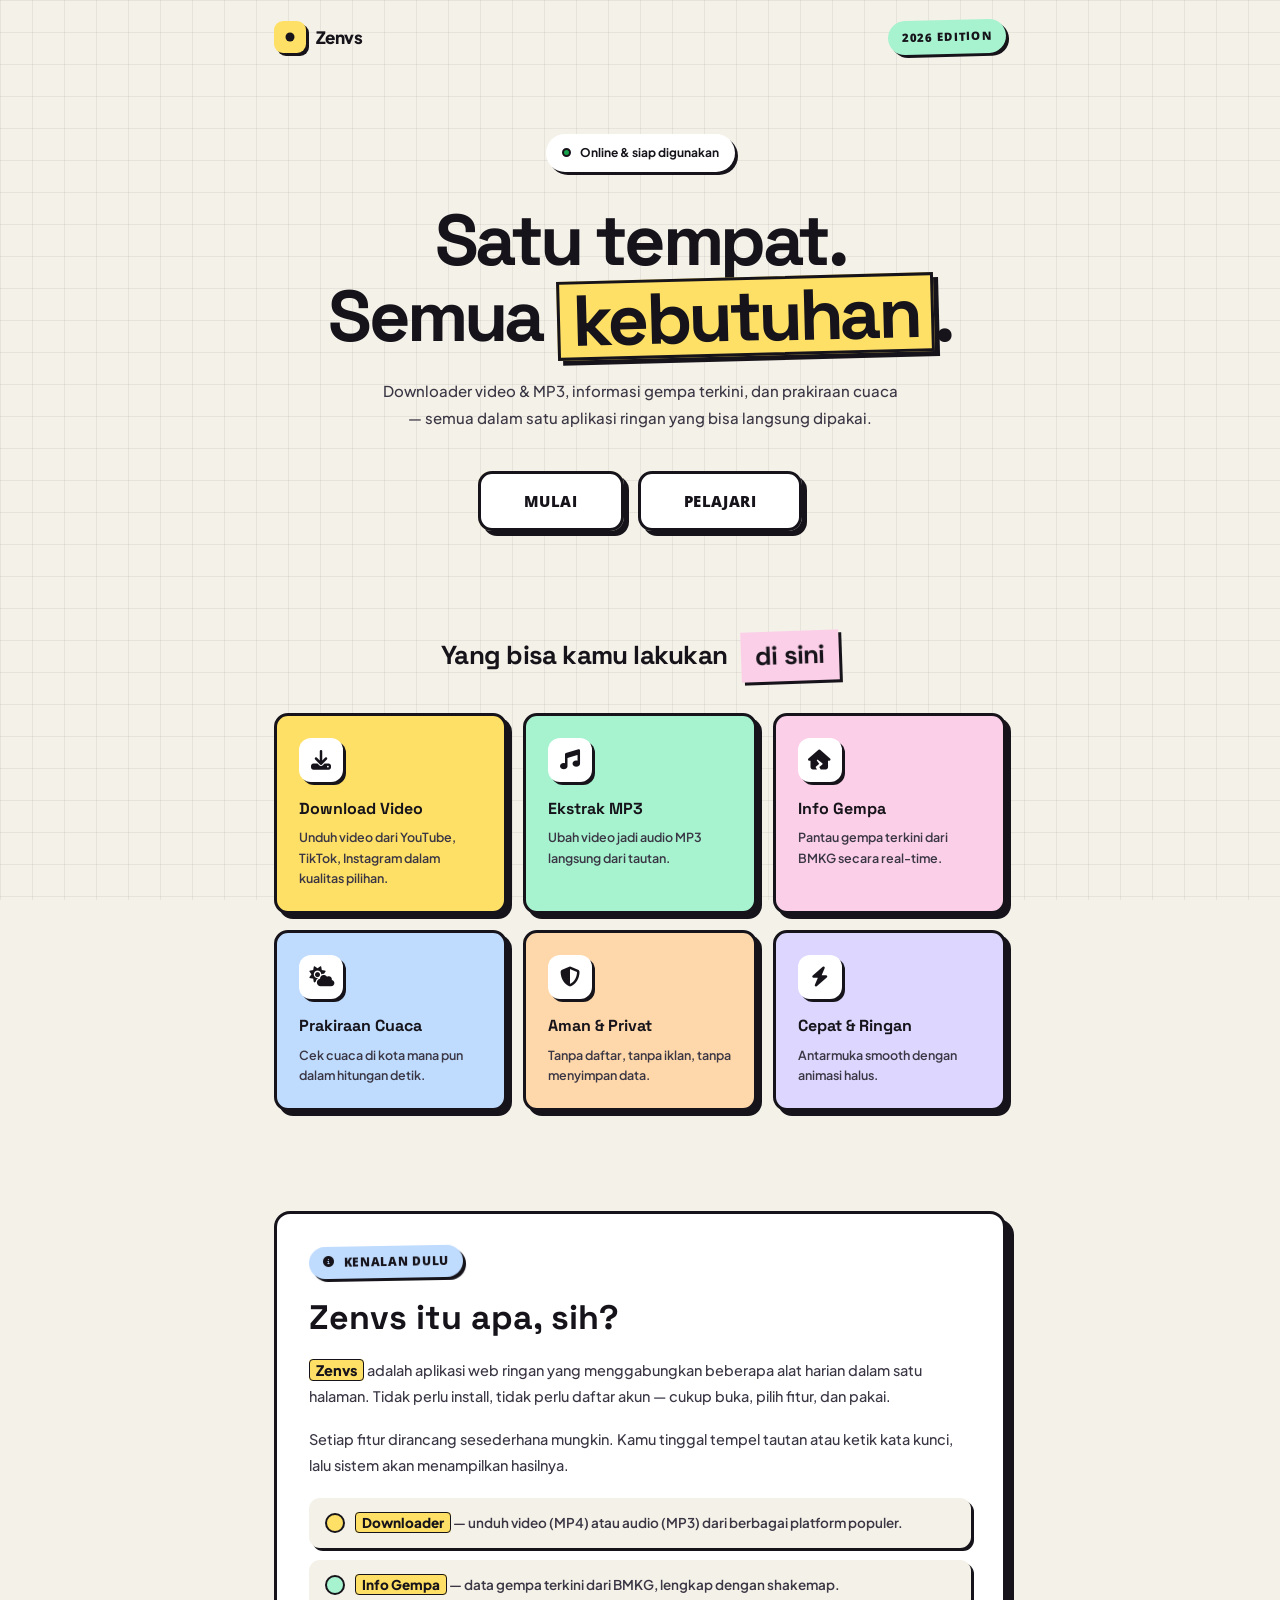
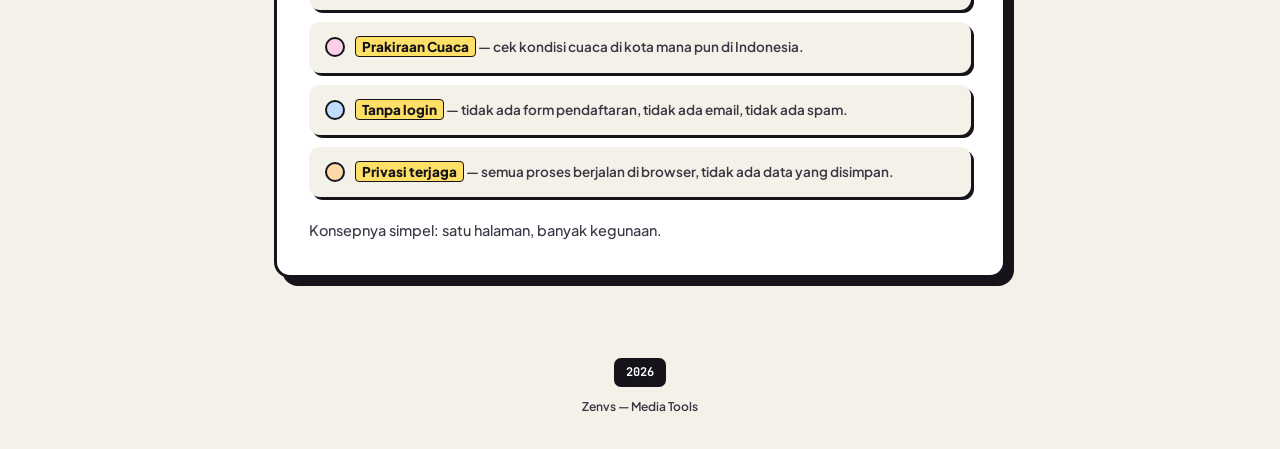
<file: index.html>
<!DOCTYPE html>
<html lang="id">
<head>
<meta charset="UTF-8" />
<meta name="viewport" content="width=device-width, initial-scale=1.0, viewport-fit=cover" />
<title>Zenvs — Media Tools</title>

<link rel="preconnect" href="https://fonts.googleapis.com">
<link rel="preconnect" href="https://fonts.gstatic.com" crossorigin>
<link href="https://fonts.googleapis.com/css2?family=Plus+Jakarta+Sans:wght@400;500;600;700;800&family=JetBrains+Mono:wght@500;600;700&family=Space+Grotesk:wght@500;600;700&display=swap" rel="stylesheet">
<link href="https://fonts.googleapis.com/css?family=Open+Sans:400,600,700,800&display=swap" rel="stylesheet">
<link rel="stylesheet" href="https://cdnjs.cloudflare.com/ajax/libs/font-awesome/6.5.1/css/all.min.css">

<style>
  :root{
    --bg:#f4f1e8;
    --paper:#ffffff;
    --ink:#16141a;
    --ink-2:#3a3644;
    --yellow:#ffe066;
    --mint:#a7f3d0;
    --pink:#fbcfe8;
    --sky:#bfdbfe;
    --orange:#fed7aa;
    --lime:#d9f99d;
    --lilac:#ddd6fe;
    --ok:#16a34a;
    --err:#dc2626;
    --bd:2.5pk);
    --bd-thick:3.5px solid var(--ink);
    --shadow-sm:3px 3px 0 var(--ink);
    --shadow:5px 5px 0 var(--ink);
    --shadow-lg:8px 8px 0 var(--ink);
    --shadow-hover:10px 10px 0 var(--ink);
    --spring:cubic-bezier(.34,1.3,.64,1);
    --ease-out:cubic-bezier(.16,1,.3,1);
    --ease:cubic-bezier(.4,0,.2,1);
    --dur-fast:.9s;
    --dur:1.4s;
    --dur-slow:2s;
    --dur-xslow:2.8s;
    --container:780px;
  }

  *{box-sizing:border-box;margin:0;padding:0;-webkit-tap-highlight-color:transparent}
  *:focus{outline:none}
  *:focus-visible{outline:3px solid var(--ink);outline-offset:3px}

  html{scroll-behavior:smooth;-webkit-text-size-adjust:100%}
  body{
    font-family:'Plus Jakarta Sans',-apple-system,sans-serif;
    background:var(--bg);
    color:var(--ink);
    min-height:100vh;
    overflow-x:hidden;
    -webkit-font-smoothing:antialiased;
    line-height:1.6;
    font-size:14.5px;
    padding-bottom:env(safe-area-inset-bottom);
    user-select:none;
    font-weight:500;
  }
  input, textarea{user-select:text}
  button{font-family:'Open Sans',sans-serif}

  .bg-grid{
    position:fixed;inset:0;z-index:-1;pointer-events:none;
    background-image:
      linear-gradient(rgba(22,20,26,.06) 1px, transparent 1px),
      linear-gradient(90deg, rgba(22,20,26,.06) 1px, transparent 1px);
    background-size:32px 32px;
  }

  .view{display:none}
  .view.active{display:block;animation:viewIn var(--dur-xslow) var(--ease-out) both}
  @keyframes viewIn{
    from{opacity:0;transform:translateY(24px)}
    to{opacity:1;transform:translateY(0)}
  }

  /* ===== LANDING ===== */
  .landing-nav{
    max-width:var(--container);margin:0 auto;
    padding:20px 24px;
    display:flex;align-items:center;justify-content:space-between;
    gap:16px;
  }
  .brand{
    display:flex;align-items:center;gap:10px;
    font-weight:800;letter-spacing:-.03em;font-size:17px;
  }
  .brand-mark{
    width:32px;height:32px;position:relative;flex-shrink:0;
    border-radius:9px;background:var(--yellow);
    border:var(--bd);box-shadow:var(--shadow-sm);
  }
  .brand-mark::after{
    content:'';position:absolute;
    width:9px;height:9px;border-radius:50%;
    background:var(--ink);
    left:50%;top:50%;transform:translate(-50%,-50%);
  }
  .landing-tag{
    padding:8px 14px;border:var(--bd);border-radius:999px;
    background:var(--mint);
    font-family:'Open Sans',sans-serif;
    font-size:11.5px;font-weight:800;
    letter-spacing:.06em;text-transform:uppercase;
    box-shadow:var(--shadow-sm);transform:rotate(-1.5deg);
  }

  .landing-hero{
    max-width:var(--container);margin:0 auto;
    padding:60px 24px 40px;text-align:center;
  }
  .landing-eyebrow{
    display:inline-flex;align-items:center;gap:9px;
    padding:9px 16px;border:var(--bd);border-radius:999px;
    background:var(--paper);box-shadow:var(--shadow-sm);
    font-size:12px;font-weight:700;margin-bottom:32px;
    transform:rotate(-1deg);
    animation:riseIn var(--dur-xslow) var(--spring) both;
  }
  .landing-eyebrow .led{
    width:9px;height:9px;border-radius:50%;
    background:var(--ok);border:2px solid var(--ink);
  }
  .landing-title{
    font-family:'Space Grotesk',sans-serif;
    font-size:clamp(38px,8vw,72px);
    font-weight:700;letter-spacing:-.048em;
    line-height:1.02;margin-bottom:22px;
    animation:riseIn var(--dur-xslow) var(--spring) .15s both;
  }
  .landing-title .grad{
    display:inline-block;padding:0 12px;
    background:var(--yellow);
    border:var(--bd-thick);box-shadow:var(--shadow);
    transform:rotate(-1.5deg);font-style:normal;
  }
  .landing-sub{
    font-size:15px;font-weight:500;color:var(--ink-2);
    max-width:520px;margin:0 auto 40px;
    line-height:1.75;
    animation:riseIn var(--dur-xslow) var(--spring) .3s both;
  }
  @keyframes riseIn{
    from{opacity:0;transform:translateY(30px)}
    to{opacity:1;transform:translateY(0)}
  }
  .landing-actions{
    display:flex;gap:14px;justify-content:center;flex-wrap:wrap;
    animation:riseIn var(--dur-xslow) var(--spring) .45s both;
  }

  /* BLOB BUTTON */
  .blob-btn{
    position:relative;
    padding:20px 46px;
    text-transform:uppercase;
    color:var(--ink);
    font-family:'Open Sans',sans-serif;
    font-size:15px;
    font-weight:800;
    letter-spacing:.04em;
    border:none;
    background:transparent;
    cursor:pointer;
    border-radius:14px;
  }
  .blob-btn:before{
    content:"";
    z-index:1;
    position:absolute;inset:0;
    border:3.5px solid var(--ink);
    border-radius:14px;
    background:transparent;
    box-shadow:var(--shadow);
    transition:box-shadow var(--dur) var(--ease), transform var(--dur) var(--ease);
  }
  .blob-btn:after{
    content:"";
    z-index:-2;
    position:absolute;inset:0;
    background:var(--yellow);
    border-radius:14px;
    transition:background var(--dur) var(--ease);
  }
  .blob-btn:hover:before{
    box-shadow:var(--shadow-hover);
    transform:translate(-3px,-3px);
  }
  .blob-btn:hover:after{background:var(--lime)}
  .blob-btn:active:before{box-shadow:var(--shadow-sm);transform:translate(2px,2px)}
  .blob-btn-secondary:after{background:var(--paper)}
  .blob-btn-secondary:hover:after{background:var(--mint)}

  .blob-btn__inner{
    z-index:-1;
    overflow:hidden;
    position:absolute;inset:0;
    border-radius:14px;
    background:var(--paper);
  }
  .blob-btn__blobs{
    position:relative;display:block;height:100%;
    filter:url('#goo');
  }
  .blob-btn__blob{
    position:absolute;top:2px;
    width:25%;height:100%;
    background:var(--yellow);
    border-radius:100%;
    transform:translate3d(0,150%,0) scale(1.7);
    transition:transform .45s;
  }
  .blob-btn-secondary .blob-btn__blob{background:var(--mint)}
  .blob-btn:hover .blob-btn__blob{
    transform:translateZ(0) scale(1.7);
  }
  .blob-btn__blob:nth-child(1){left:0%;transition-delay:0s}
  .blob-btn__blob:nth-child(2){left:30%;transition-delay:.08s}
  .blob-btn__blob:nth-child(3){left:60%;transition-delay:.16s}
  .blob-btn__blob:nth-child(4){left:90%;transition-delay:.24s}

  /* FEATURES */
  .landing-features{max-width:var(--container);margin:0 auto;padding:60px 24px 40px}
  .landing-features-title{
    text-align:center;
    font-family:'Space Grotesk',sans-serif;
    font-size:26px;font-weight:700;
    letter-spacing:-.03em;margin-bottom:32px;
  }
  .landing-features-title .sticker{
    display:inline-block;padding:4px 14px;
    background:var(--pink);border:var(--bd);
    box-shadow:var(--shadow-sm);transform:rotate(-2deg);
    margin-left:8px;
  }
  .feature-grid{display:grid;grid-template-columns:repeat(3,1fr);gap:16px}
  @media(max-width:720px){.feature-grid{grid-template-columns:1fr}}
  .feature-card{
    padding:22px;
    background:var(--paper);
    border:var(--bd-thick);border-radius:14px;
    box-shadow:var(--shadow);
    transition:box-shadow var(--dur) var(--ease), transform var(--dur) var(--ease);
  }
  .feature-card:hover{box-shadow:var(--shadow-hover);transform:translate(-4px,-4px)}
  .feature-card:nth-child(1){background:var(--yellow)}
  .feature-card:nth-child(2){background:var(--mint)}
  .feature-card:nth-child(3){background:var(--pink)}
  .feature-card:nth-child(4){background:var(--sky)}
  .feature-card:nth-child(5){background:var(--orange)}
  .feature-card:nth-child(6){background:var(--lilac)}
  .feature-icon{
    width:44px;height:44px;border-radius:12px;
    background:var(--paper);border:var(--bd);
    box-shadow:var(--shadow-sm);
    display:flex;align-items:center;justify-content:center;
    margin-bottom:14px;color:var(--ink);
  }
  .feature-icon i{font-size:20px}
  .feature-card h4{
    font-family:'Space Grotesk',sans-serif;
    font-size:16px;font-weight:700;
    margin-bottom:6px;
  }
  .feature-card p{font-size:12.5px;font-weight:600;color:var(--ink-2);line-height:1.65}

  /* ABOUT */
  .landing-about{
    max-width:var(--container);margin:0 auto;
    padding:60px 24px 40px;
    scroll-margin-top:80px;
  }
  .about-card{
    padding:32px;
    background:var(--paper);
    border:var(--bd-thick);border-radius:16px;
    box-shadow:var(--shadow-lg);
  }
  @media(max-width:720px){.about-card{padding:22px}}
  .about-eyebrow{
    display:inline-flex;align-items:center;gap:8px;
    padding:7px 14px;background:var(--sky);
    border:var(--bd);border-radius:999px;
    box-shadow:var(--shadow-sm);
    font-family:'Open Sans',sans-serif;
    font-size:11.5px;font-weight:800;
    letter-spacing:.06em;text-transform:uppercase;
    margin-bottom:20px;transform:rotate(-1deg);
  }
  .about-title{
    font-family:'Space Grotesk',sans-serif;
    font-size:clamp(24px,4vw,34px);
    font-weight:700;line-height:1.15;
    margin-bottom:20px;
  }
  .about-text{font-size:14.5px;font-weight:500;color:var(--ink-2);line-height:1.8}
  .about-text p{margin-bottom:16px}
  .about-text p:last-child{margin-bottom:0}
  .about-text strong{
    font-weight:800;color:var(--ink);
    background:var(--yellow);
    padding:1px 6px;border-radius:4px;
    border:1.5px solid var(--ink);
  }
  .about-list{
    list-style:none;padding-left:0;margin:20px 0;
    display:flex;flex-direction:column;gap:12px;
  }
  .about-list li{
    padding:14px 18px 14px 46px;
    background:var(--bg);border:var(--bd);
    border-radius:11px;box-shadow:var(--shadow-sm);
    position:relative;
    font-size:13.5px;font-weight:600;line-height:1.65;
  }
  .about-list li::before{
    content:'';position:absolute;
    left:16px;top:50%;transform:translateY(-50%);
    width:16px;height:16px;border-radius:50%;
    background:var(--yellow);border:2.5px solid var(--ink);
  }
  .about-list li:nth-child(2)::before{background:var(--mint)}
  .about-list li:nth-child(3)::before{background:var(--pink)}
  .about-list li:nth-child(4)::before{background:var(--sky)}
  .about-list li:nth-child(5)::before{background:var(--orange)}

  .landing-footer{
    max-width:var(--container);margin:0 auto;
    padding:40px 24px 32px;
    text-align:center;font-size:12px;font-weight:600;
    color:var(--ink-2);
  }
  .landing-footer .year{
    display:inline-block;padding:5px 12px;
    background:var(--ink);color:var(--paper);
    border-radius:7px;
    font-family:'JetBrains Mono',monospace;
    font-weight:700;margin-bottom:10px;
  }

  /* APP VIEW */
  .app-nav{
    position:sticky;top:0;z-index:60;
    background:var(--bg);
    border-bottom:var(--bd-thick);
    transition:box-shadow var(--dur) var(--ease);
  }
  .app-nav.scrolled{box-shadow:0 5px 0 rgba(22,20,26,.15)}
  .app-nav-inner{
    max-width:var(--container);margin:0 auto;
    padding:14px 20px;
    display:flex;align-items:center;justify-content:space-between;
    gap:16px;
    position:relative;
    min-height:64px;
  }
  .back-btn{
    padding:9px 16px;border-radius:9px;
    background:var(--paper);border:var(--bd);
    box-shadow:var(--shadow-sm);color:var(--ink);
    font-family:'Open Sans',sans-serif;
    font-size:12.5px;font-weight:700;
    cursor:pointer;
    display:inline-flex;align-items:center;gap:7px;
    transition:all var(--dur) var(--ease);
    flex-shrink:0;
  }
  .back-btn:hover{background:var(--yellow);box-shadow:var(--shadow);transform:translate(-2px,-2px)}
  .back-btn:active{box-shadow:var(--shadow-sm);transform:translate(1px,1px)}

  .app-links{display:flex;gap:2px;align-items:center}
  .app-links a{
    color:var(--ink);text-decoration:none;
    font-family:'Open Sans',sans-serif;
    font-size:12.5px;font-weight:700;
    padding:8px 12px;border-radius:8px;
    border:2px solid transparent;
    transition:all var(--dur) var(--ease);
    white-space:nowrap;
  }
  .app-links a:hover{
    background:var(--paper);
    border-color:var(--ink);
    box-shadow:var(--shadow-sm);
  }
  .app-links a.active{
    background:var(--yellow);
    border-color:var(--ink);
    box-shadow:var(--shadow-sm);
  }

  .hamburger-btn{
    display:none;
    width:46px;height:46px;flex-shrink:0;
    border-radius:10px;
    background:var(--ink);
    border:var(--bd);
    box-shadow:var(--shadow-sm);
    color:var(--paper);
    cursor:pointer;
    align-items:center;justify-content:center;
    transition:all var(--dur) var(--ease);
    position:relative;
    overflow:hidden;
  }
  .hamburger-btn:hover{
    box-shadow:var(--shadow);
    transform:translate(-2px,-2px);
  }
  .hamburger-btn .line{
    position:absolute;
    width:20px;height:2.5px;
    background:var(--paper);
    left:50%;margin-left:-10px;
    border-radius:2px;
    transition:all .4s var(--ease);
  }
  .hamburger-btn .line-1{top:16px}
  .hamburger-btn .line-2{top:22px}
  .hamburger-btn .line-3{top:28px}
  .hamburger-btn.active .line-1{top:22px;transform:rotate(45deg)}
  .hamburger-btn.active .line-2{opacity:0}
  .hamburger-btn.active .line-3{top:22px;transform:rotate(-45deg)}

  @media(max-width:720px){
    .app-links{display:none}
    .hamburger-btn{display:flex}
  }

  /* DRAWER */
  .drawer-overlay{
    position:fixed;inset:0;z-index:80;
    background:rgba(22,20,26,.5);
    opacity:0;pointer-events:none;
    transition:opacity var(--dur) var(--ease);
  }
  .drawer-overlay.open{opacity:1;pointer-events:auto}
  .drawer{
    position:fixed;top:0;right:0;bottom:0;z-index:90;
    width:82%;max-width:360px;
    background:var(--paper);
    border-left:var(--bd-thick);
    transform:translateX(100%);
    transition:transform var(--dur-slow) var(--spring);
    display:flex;flex-direction:column;
    padding:22px;overflow-y:auto;
  }
  .drawer.open{transform:translateX(0)}
  .drawer-head{
    display:flex;align-items:center;justify-content:space-between;
    padding-bottom:20px;margin-bottom:20px;
    border-bottom:var(--bd);
  }
  .drawer-close{
    width:42px;height:42px;border-radius:10px;
    background:var(--paper);border:var(--bd);
    box-shadow:var(--shadow-sm);color:var(--ink);
    cursor:pointer;
    display:flex;align-items:center;justify-content:center;
    transition:all var(--dur) var(--ease);
  }
  .drawer-close:hover{
    background:var(--err);color:var(--paper);
    box-shadow:var(--shadow);
    transform:translate(-2px,-2px);
  }
  .drawer-close i{font-size:18px}

  .drawer-links{display:flex;flex-direction:column;gap:8px}
  .drawer-links a{
    display:flex;align-items:center;justify-content:space-between;
    padding:14px 16px;border-radius:10px;
    color:var(--ink);text-decoration:none;
    font-family:'Open Sans',sans-serif;
    font-size:14.5px;font-weight:700;
    background:var(--paper);
    border:var(--bd);box-shadow:var(--shadow-sm);
    transition:all var(--dur) var(--ease);
    opacity:0;transform:translateX(30px);
  }
  .drawer.open .drawer-links a{
    animation:drawerItemIn var(--dur-slow) var(--spring) forwards;
  }
  .drawer.open .drawer-links a:nth-child(1){animation-delay:.25s;background:var(--yellow)}
  .drawer.open .drawer-links a:nth-child(2){animation-delay:.42s;background:var(--mint)}
  .drawer.open .drawer-links a:nth-child(3){animation-delay:.59s;background:var(--pink)}
  .drawer.open .drawer-links a:nth-child(4){animation-delay:.76s;background:var(--sky)}
  .drawer.open .drawer-links a:nth-child(5){animation-delay:.93s;background:var(--orange)}
  .drawer.open .drawer-links a:nth-child(6){animation-delay:1.10s;background:var(--lime)}
  @keyframes drawerItemIn{to{opacity:1;transform:translateX(0)}}
  .drawer-links a:hover{box-shadow:var(--shadow);transform:translate(-2px,-2px)}
  .drawer-links a .drawer-idx{
    font-family:'JetBrains Mono',monospace;
    font-size:11px;font-weight:700;margin-right:10px;opacity:.7;
  }
  .drawer-links a .link-content{display:flex;align-items:center}
  .drawer-links a i.fa-chevron-right{
    font-size:14px;
    transition:transform var(--dur) var(--spring);
  }
  .drawer-links a:hover i.fa-chevron-right{transform:translateX(4px)}

  /* APP HERO */
  .app-hero{
    max-width:var(--container);margin:0 auto;
    padding:50px 20px 40px;text-align:center;
  }
  .app-title{
    font-family:'Space Grotesk',sans-serif;
    font-size:clamp(28px,5vw,42px);
    font-weight:700;letter-spacing:-.04em;
    line-height:1.08;margin-bottom:16px;
    animation:riseIn var(--dur-xslow) var(--spring) both;
  }
  .app-title .grad{
    display:inline-block;padding:0 10px;
    background:var(--lime);
    border:var(--bd-thick);box-shadow:var(--shadow);
    transform:rotate(-1.5deg);font-style:normal;
  }
  .app-desc{
    font-size:14.5px;font-weight:500;color:var(--ink-2);
    max-width:480px;margin:0 auto;line-height:1.7;
    animation:riseIn var(--dur-xslow) var(--spring) .2s both;
  }
  @media(max-width:720px){.app-hero{padding:36px 16px 28px}}

  /* TREE */
  .tree{max-width:var(--container);margin:0 auto;padding:16px 20px 90px;position:relative}
  .tree-trunk{
    position:absolute;left:34px;top:0;bottom:70px;
    width:3px;background:var(--ink);pointer-events:none;
  }
  .node{
    position:relative;padding-left:64px;margin-bottom:48px;
    opacity:0;transform:translateY(40px);
    transition:opacity var(--dur-xslow) var(--ease-out),
               transform var(--dur-xslow) var(--spring);
  }
  .node.visible{opacity:1;transform:translateY(0)}
  .node::before{
    content:'';position:absolute;
    left:34px;top:26px;width:24px;height:3px;background:var(--ink);
  }
  .node::after{
    content:'';position:absolute;
    left:28px;top:20px;width:14px;height:14px;border-radius:50%;
    background:var(--paper);border:3px solid var(--ink);
    z-index:2;transition:background var(--dur-xslow) var(--ease);
  }
  .node:nth-child(3n+1).visible::after{background:var(--yellow)}
  .node:nth-child(3n+2).visible::after{background:var(--mint)}
  .node:nth-child(3n+3).visible::after{background:var(--pink)}
  @media(max-width:720px){
    .tree{padding:12px 16px 70px}
    .tree-trunk{left:24px;bottom:50px}
    .node{padding-left:52px;margin-bottom:40px}
    .node::before{left:24px;width:20px;top:24px}
    .node::after{left:19px;top:18px;width:12px;height:12px}
  }

  .node-head{display:flex;align-items:center;gap:12px;margin-bottom:18px;flex-wrap:wrap}
  .node-idx{
    font-family:'JetBrains Mono',monospace;
    font-size:11px;font-weight:700;
    padding:4px 9px;background:var(--ink);color:var(--paper);
    border-radius:6px;letter-spacing:.05em;
  }
  .node-title{
    font-family:'Space Grotesk',sans-serif;
    font-size:20px;font-weight:700;letter-spacing:-.025em;
  }
  .node-meta{
    margin-left:auto;
    font-family:'JetBrains Mono',monospace;
    font-size:11px;font-weight:600;
    padding:4px 10px;background:var(--paper);
    border:var(--bd);border-radius:7px;box-shadow:var(--shadow-sm);
  }
  @media(max-width:720px){
    .node-title{font-size:17px}
    .node-meta{display:none}
  }

  /* DL PANEL */
  .dl-panel{
    background:var(--paper);border:var(--bd-thick);border-radius:16px;
    overflow:hidden;box-shadow:var(--shadow-lg);
    transition:box-shadow var(--dur) var(--ease), transform var(--dur) var(--ease);
  }
  .dl-panel:hover{box-shadow:var(--shadow-hover);transform:translate(-2px,-2px)}
  .dl-tabs{
    display:flex;padding:10px;gap:8px;
    background:var(--bg);border-bottom:var(--bd-thick);
  }
  .dl-tab{
    flex:1;padding:14px 16px;border-radius:10px;
    background:var(--paper);border:var(--bd);color:var(--ink);
    font-family:'Open Sans',sans-serif;
    font-size:13.5px;font-weight:800;
    cursor:pointer;
    display:flex;align-items:center;justify-content:center;gap:9px;
    box-shadow:var(--shadow-sm);
    transition:all var(--dur) var(--ease);
  }
  .dl-tab i{font-size:16px}
  .dl-tab:hover{box-shadow:var(--shadow);transform:translate(-1px,-1px)}
  .dl-tab.active{background:var(--yellow);box-shadow:var(--shadow);transform:translate(-1px,-1px)}
  .dl-tab .tab-hint{
    font-size:10.5px;font-weight:700;
    padding:2px 7px;border-radius:5px;
    background:var(--ink);color:var(--paper);
    font-family:'JetBrains Mono',monospace;
    letter-spacing:.04em;margin-left:2px;
  }
  .dl-tab.active .tab-hint{background:var(--paper);color:var(--ink);border:1.5px solid var(--ink)}

  .dl-body{padding:22px;display:flex;flex-direction:column;gap:18px}
  @media(max-width:720px){
    .dl-body{padding:18px}
    .dl-tab{padding:12px 12px;font-size:12.5px}
    .dl-tab .tab-hint{display:none}
  }

  .dl-input-wrap{position:relative;display:flex;align-items:center}
  .dl-input-wrap input{
    width:100%;background:var(--paper);
    border:var(--bd);border-radius:11px;
    padding:16px 108px 16px 18px;color:var(--ink);
    font-size:15px;font-family:'Plus Jakarta Sans',sans-serif;
    font-weight:600;outline:none;-webkit-appearance:none;
    box-shadow:var(--shadow-sm);
    transition:all var(--dur) var(--ease);
  }
  .dl-input-wrap input::placeholder{color:rgba(22,20,26,.4)}
  .dl-input-wrap input:focus{
    background:var(--yellow);box-shadow:var(--shadow);
    transform:translate(-2px,-2px);
  }
  .paste-btn{
    position:absolute;right:10px;
    padding:10px 14px;border-radius:9px;
    background:var(--ink);border:2px solid var(--ink);
    color:var(--paper);
    font-family:'Open Sans',sans-serif;
    font-size:12px;font-weight:700;cursor:pointer;
    display:inline-flex;align-items:center;gap:6px;
    transition:all var(--dur) var(--ease);
  }
  .paste-btn:hover{background:var(--yellow);color:var(--ink)}

  .dl-action{
    display:flex;align-items:center;justify-content:center;gap:10px;
    padding:18px 22px;border-radius:12px;
    background:var(--mint);color:var(--ink);
    font-family:'Open Sans',sans-serif;
    font-size:15px;font-weight:800;
    border:var(--bd-thick);cursor:pointer;
    box-shadow:var(--shadow);
    transition:all var(--dur) var(--ease);
  }
  .dl-action:hover:not(:disabled){
    box-shadow:var(--shadow-hover);transform:translate(-4px,-4px);
    background:var(--lime);
  }
  .dl-action:active:not(:disabled){
    box-shadow:var(--shadow-sm);transform:translate(2px,2px);
  }
  .dl-action:disabled{opacity:.6;cursor:not-allowed}

  .dl-hint{
    font-size:12.5px;font-weight:600;color:var(--ink-2);
    text-align:center;line-height:1.6;
  }
  .dl-hint strong{font-weight:800;color:var(--ink)}

  .dl-result{display:none;padding:0 22px 22px}
  .dl-result.show{display:block;animation:outIn var(--dur-slow) var(--ease-out) both}
  @media(max-width:720px){.dl-result{padding:0 18px 18px}}
  @keyframes outIn{
    from{opacity:0;transform:translateY(20px)}
    to{opacity:1;transform:translateY(0)}
  }

  .media-preview{
    display:flex;gap:16px;margin-bottom:18px;padding-bottom:18px;
    border-bottom:2px dashed var(--ink);
  }
  .media-thumb-wrap{
    position:relative;flex-shrink:0;
    width:180px;border-radius:12px;overflow:hidden;
    border:var(--bd);background:var(--bg);
    aspect-ratio:16/9;cursor:pointer;
    box-shadow:var(--shadow-sm);
    transition:all var(--dur) var(--ease);
  }
  .media-thumb-wrap.audio-mode{
    aspect-ratio:1;width:140px;border-radius:50%;
    display:flex;align-items:center;justify-content:center;
    background:var(--pink);
  }
  .media-thumb-wrap:hover{box-shadow:var(--shadow);transform:translate(-3px,-3px)}
  .media-thumb{width:100%;height:100%;object-fit:cover;display:block}
  .media-play{
    position:absolute;inset:0;
    display:flex;align-items:center;justify-content:center;
    background:rgba(22,20,26,.3);
    transition:background var(--dur) var(--ease);
  }
  .media-thumb-wrap:hover .media-play{background:rgba(22,20,26,.45)}
  .media-thumb-wrap.audio-mode .media-play{background:transparent;position:static}
  .media-play-icon{
    width:52px;height:52px;border-radius:50%;
    background:var(--paper);border:var(--bd);
    display:flex;align-items:center;justify-content:center;
    color:var(--ink);box-shadow:var(--shadow-sm);
  }
  .media-play-icon i{font-size:20px;margin-left:3px}
  .audio-mode-icon{
    width:66px;height:66px;color:var(--ink);
    display:flex;align-items:center;justify-content:center;
  }
  .audio-mode-icon i{font-size:56px}
  .media-dur{
    position:absolute;right:8px;bottom:8px;
    padding:4px 9px;border-radius:6px;
    background:var(--ink);
    font-family:'JetBrains Mono',monospace;
    font-size:11px;font-weight:700;color:var(--paper);
    z-index:2;border:2px solid var(--paper);
  }
  .media-info{flex:1;min-width:0;display:flex;flex-direction:column;justify-content:center;gap:10px}
  .media-title{
    font-size:15px;font-weight:700;line-height:1.4;
    display:-webkit-box;-webkit-line-clamp:2;
    -webkit-box-orient:vertical;overflow:hidden;
  }
  .media-author{
    font-size:12.5px;font-weight:600;
    display:flex;align-items:center;gap:8px;color:var(--ink-2);
  }
  .media-author-icon{
    width:24px;height:24px;border-radius:50%;
    background:var(--yellow);border:2px solid var(--ink);
    display:inline-flex;align-items:center;justify-content:center;
    color:var(--ink);flex-shrink:0;
  }
  .media-author-icon i{font-size:11px}
  .media-badges{display:flex;gap:6px;flex-wrap:wrap}
  .media-badge{
    font-size:10.5px;padding:4px 10px;border-radius:6px;
    background:var(--mint);border:2px solid var(--ink);
    font-family:'JetBrains Mono',monospace;
    text-transform:uppercase;letter-spacing:.04em;font-weight:700;
  }
  .media-badge:nth-child(2n){background:var(--pink)}
  .media-badge:nth-child(3n){background:var(--sky)}

  .media-player-wrap{
    margin-top:16px;border-radius:12px;overflow:hidden;
    border:var(--bd);background:#000;display:none;
    box-shadow:var(--shadow-sm);
  }
  .media-player-wrap.show{display:block;animation:outIn var(--dur-slow) var(--ease-out) both}
  .media-player-wrap video{width:100%;display:block;max-height:380px}
  .media-player-wrap audio{width:100%;display:block;padding:14px;background:var(--bg)}

  @media(max-width:720px){
    .media-preview{flex-direction:column;gap:12px}
    .media-thumb-wrap{width:100%}
    .media-thumb-wrap.audio-mode{width:120px;margin:0 auto}
  }

  .q-section-label{
    font-size:11.5px;text-transform:uppercase;letter-spacing:.1em;
    font-weight:800;margin-bottom:12px;
    display:flex;align-items:center;gap:10px;
  }
  .q-section-label::after{
    content:'';flex:1;height:2px;
    background:repeating-linear-gradient(90deg, var(--ink) 0 6px, transparent 6px 12px);
  }
  .q-list{display:flex;flex-direction:column;gap:10px}
  .q-item{
    display:flex;align-items:center;justify-content:space-between;
    gap:10px;padding:14px 16px;
    background:var(--paper);border:var(--bd);
    border-radius:11px;box-shadow:var(--shadow-sm);
    transition:all var(--dur) var(--ease);
    position:relative;overflow:hidden;
    opacity:0;animation:qItemIn var(--dur-slow) var(--ease-out) forwards;
  }
  .q-item:nth-child(1){animation-delay:.15s}
  .q-item:nth-child(2){animation-delay:.35s}
  .q-item:nth-child(3){animation-delay:.55s}
  .q-item:nth-child(4){animation-delay:.75s}
  .q-item:nth-child(5){animation-delay:.95s}
  .q-item:nth-child(6){animation-delay:1.15s}
  @keyframes qItemIn{
    from{opacity:0;transform:translateY(24px)}
    to{opacity:1;transform:translateY(0)}
  }
  .q-item:hover{background:var(--yellow);box-shadow:var(--shadow);transform:translate(-2px,-2px)}
  .q-left{display:flex;align-items:center;gap:10px;min-width:0;flex:1}
  .q-res{font-size:14px;font-weight:700;white-space:nowrap}
  .q-pill{
    font-size:10px;padding:3px 8px;border-radius:5px;
    background:var(--ink);color:var(--paper);
    font-family:'JetBrains Mono',monospace;
    text-transform:uppercase;letter-spacing:.05em;font-weight:700;
  }
  .q-size{
    font-size:11px;font-family:'JetBrains Mono',monospace;
    font-weight:600;color:var(--ink-2);
  }
  .q-btn{
    font-size:12.5px;font-weight:800;color:var(--ink);
    background:var(--mint);
    padding:9px 16px;border-radius:8px;
    border:2.5px solid var(--ink);cursor:pointer;
    font-family:'Open Sans',sans-serif;
    box-shadow:2px 2px 0 var(--ink);
    transition:all var(--dur) var(--ease);
    white-space:nowrap;
    display:inline-flex;align-items:center;gap:6px;
  }
  .q-btn:hover:not(:disabled){
    background:var(--lime);box-shadow:4px 4px 0 var(--ink);
    transform:translate(-2px,-2px);
  }
  .q-btn:active:not(:disabled){
    box-shadow:1px 1px 0 var(--ink);transform:translate(1px,1px);
  }
  .q-btn:disabled{opacity:.7;cursor:not-allowed}

  .q-progress{
    position:absolute;left:0;right:0;bottom:0;
    height:5px;background:rgba(22,20,26,.1);
    overflow:hidden;opacity:0;
    transition:opacity var(--dur) var(--ease);
  }
  .q-item.downloading .q-progress{opacity:1}
  .q-progress-bar{height:100%;width:0%;background:var(--ink);transition:width 1.4s ease-out}
  .q-progress-text{
    position:absolute;right:16px;bottom:-22px;
    font-family:'JetBrains Mono',monospace;
    font-size:10.5px;font-weight:700;
    opacity:0;transition:opacity var(--dur) var(--ease);
  }
  .q-item.downloading .q-progress-text{opacity:1}

  @media(max-width:720px){
    .q-item{padding:12px 14px;gap:8px}
    .q-btn{padding:8px 12px;font-size:11.5px}
    .q-size{display:none}
  }

  /* INFO PANEL */
  .info-panel{
    background:var(--paper);border:var(--bd-thick);border-radius:16px;
    overflow:hidden;box-shadow:var(--shadow-lg);
    transition:box-shadow var(--dur) var(--ease), transform var(--dur) var(--ease);
  }
  .info-panel:hover{box-shadow:var(--shadow-hover);transform:translate(-2px,-2px)}
  .info-head{
    padding:16px 20px;
    display:flex;align-items:center;gap:14px;
    background:var(--yellow);border-bottom:var(--bd-thick);
  }
  .info-head-icon{
    width:40px;height:40px;flex-shrink:0;
    border-radius:11px;background:var(--paper);
    border:var(--bd);box-shadow:var(--shadow-sm);
    display:flex;align-items:center;justify-content:center;
    color:var(--ink);
  }
  .info-head-icon i{font-size:18px}
  .info-head-text{flex:1;min-width:0}
  .info-head-text h3{
    font-family:'Space Grotesk',sans-serif;
    font-size:16px;font-weight:700;margin-bottom:2px;
  }
  .info-head-text p{font-size:11.5px;font-weight:600;color:var(--ink-2)}
  .info-head-btn{
    padding:9px 16px;border-radius:9px;
    background:var(--paper);border:2.5px solid var(--ink);
    box-shadow:var(--shadow-sm);color:var(--ink);
    font-family:'Open Sans',sans-serif;
    font-size:12.5px;font-weight:800;cursor:pointer;
    display:inline-flex;align-items:center;gap:7px;
    transition:all var(--dur) var(--ease);flex-shrink:0;
  }
  .info-head-btn:hover:not(:disabled){
    background:var(--mint);box-shadow:var(--shadow);
    transform:translate(-2px,-2px);
  }
  .info-head-btn:disabled{opacity:.6;cursor:not-allowed}

  .info-body{padding:22px;display:flex;flex-direction:column;gap:18px}
  @media(max-width:720px){.info-body{padding:18px}}

  .info-field{display:flex;gap:10px;flex-direction:column}
  .info-field label{
    font-size:11.5px;font-weight:800;
    letter-spacing:.06em;text-transform:uppercase;
    font-family:'Open Sans',sans-serif;
  }
  .info-input-row{display:flex;gap:10px}
  .info-input-row input{
    flex:1;background:var(--paper);border:var(--bd);
    border-radius:11px;padding:14px 16px;color:var(--ink);
    font-size:15px;font-family:'Plus Jakarta Sans',sans-serif;
    font-weight:600;outline:none;
    box-shadow:var(--shadow-sm);
    transition:all var(--dur) var(--ease);min-width:0;
  }
  .info-input-row input::placeholder{color:rgba(22,20,26,.4)}
  .info-input-row input:focus{
    background:var(--yellow);box-shadow:var(--shadow);
    transform:translate(-2px,-2px);
  }
  .info-input-row button{
    padding:0 20px;border-radius:11px;
    background:var(--mint);border:var(--bd);
    box-shadow:var(--shadow-sm);color:var(--ink);
    font-family:'Open Sans',sans-serif;
    font-size:13px;font-weight:800;cursor:pointer;
    transition:all var(--dur) var(--ease);
    white-space:nowrap;flex-shrink:0;
  }
  .info-input-row button:hover:not(:disabled){
    background:var(--lime);box-shadow:var(--shadow);
    transform:translate(-2px,-2px);
  }
  .info-input-row button:disabled{opacity:.6;cursor:not-allowed}
  @media(max-width:520px){
    .info-input-row{flex-direction:column}
    .info-input-row button{padding:14px}
  }

  .info-result{display:none}
  .info-result.show{display:block;animation:outIn var(--dur-slow) var(--ease-out) both}

  /* gempa */
  .gempa-hero{
    display:flex;gap:18px;align-items:center;
    padding:20px;background:var(--pink);
    border:var(--bd);border-radius:13px;
    box-shadow:var(--shadow-sm);margin-bottom:16px;
    flex-wrap:wrap;
  }
  .gempa-mag{
    width:110px;height:110px;flex-shrink:0;
    border-radius:50%;background:var(--paper);
    border:var(--bd-thick);box-shadow:var(--shadow);
    display:flex;flex-direction:column;
    align-items:center;justify-content:center;
  }
  .gempa-mag-label{
    font-family:'Open Sans',sans-serif;
    font-size:10px;font-weight:800;
    letter-spacing:.1em;text-transform:uppercase;
    margin-bottom:2px;color:var(--ink-2);
  }
  .gempa-mag-value{
    font-family:'Space Grotesk',sans-serif;
    font-size:40px;font-weight:700;
    line-height:1;
  }
  .gempa-mag-unit{font-size:11px;font-weight:700;color:var(--ink-2)}
  .gempa-info{flex:1;min-width:0}
  .gempa-region{
    font-family:'Space Grotesk',sans-serif;
    font-size:18px;font-weight:700;
    line-height:1.3;margin-bottom:8px;
  }
  .gempa-meta{display:flex;flex-direction:column;gap:6px;font-size:12.5px;font-weight:600}
  .gempa-meta-row{display:flex;gap:8px;align-items:flex-start}
  .gempa-meta-row .k{
    font-family:'Open Sans',sans-serif;
    font-weight:800;min-width:88px;
    color:var(--ink-2);font-size:11.5px;
    text-transform:uppercase;letter-spacing:.04em;
    padding-top:1px;
  }
  .gempa-meta-row .v{flex:1;min-width:0;font-weight:600}

  .gempa-grid{display:grid;grid-template-columns:1fr 1fr;gap:10px}
  @media(max-width:520px){.gempa-grid{grid-template-columns:1fr}}
  .gempa-cell{
    padding:14px 16px;background:var(--paper);
    border:var(--bd);border-radius:11px;
    box-shadow:var(--shadow-sm);
    transition:all var(--dur) var(--ease);
  }
  .gempa-cell:hover{box-shadow:var(--shadow);transform:translate(-2px,-2px)}
  .gempa-cell:nth-child(1){background:var(--sky)}
  .gempa-cell:nth-child(2){background:var(--mint)}
  .gempa-cell:nth-child(3){background:var(--orange)}
  .gempa-cell .k{
    font-family:'Open Sans',sans-serif;
    font-size:10.5px;font-weight:800;
    letter-spacing:.06em;text-transform:uppercase;
    color:var(--ink-2);margin-bottom:5px;
  }
  .gempa-cell .v{font-size:14.5px;font-weight:700;line-height:1.35}

  .gempa-shakemap{
    margin-top:14px;padding:14px;
    background:var(--bg);border:var(--bd);
    border-radius:12px;box-shadow:var(--shadow-sm);
  }
  .gempa-shakemap img{
    width:100%;display:block;
    border-radius:8px;border:2px solid var(--ink);
  }
  .gempa-shakemap .label{
    font-family:'Open Sans',sans-serif;
    font-size:11px;font-weight:800;
    letter-spacing:.06em;text-transform:uppercase;
    margin-bottom:10px;color:var(--ink-2);
  }

  /* cuaca */
  .cuaca-loc{
    display:flex;align-items:center;gap:10px;
    padding:14px 18px;background:var(--sky);
    border:var(--bd);border-radius:12px;
    box-shadow:var(--shadow-sm);margin-bottom:16px;
    flex-wrap:wrap;
  }
  .cuaca-loc i{font-size:18px;flex-shrink:0}
  .cuaca-loc-text{font-size:13px;font-weight:700;line-height:1.4}
  .cuaca-loc-text .sub{font-weight:600;font-size:11.5px;color:var(--ink-2)}

  .cuaca-grid{display:grid;grid-template-columns:repeat(2,1fr);gap:12px}
  @media(max-width:640px){.cuaca-grid{grid-template-columns:1fr}}

  .cuaca-card{
    padding:16px;background:var(--paper);
    border:var(--bd);border-radius:13px;
    box-shadow:var(--shadow-sm);
    transition:all var(--dur) var(--ease);
    display:flex;flex-direction:column;gap:12px;
    opacity:0;animation:cuacaIn var(--dur-slow) var(--ease-out) forwards;
  }
  .cuaca-card:nth-child(1){animation-delay:.15s;background:var(--yellow)}
  .cuaca-card:nth-child(2){animation-delay:.35s;background:var(--mint)}
  .cuaca-card:nth-child(3){animation-delay:.55s;background:var(--pink)}
  .cuaca-card:nth-child(4){animation-delay:.75s;background:var(--sky)}
  @keyframes cuacaIn{
    from{opacity:0;transform:translateY(24px) rotate(-2deg)}
    to{opacity:1;transform:translateY(0) rotate(0)}
  }
  .cuaca-card:hover{box-shadow:var(--shadow);transform:translate(-3px,-3px)}
  .cuaca-top{display:flex;align-items:center;justify-content:space-between;gap:10px}
  .cuaca-time{
    font-family:'JetBrains Mono',monospace;
    font-size:15px;font-weight:700;
    padding:4px 9px;background:var(--ink);color:var(--paper);
    border-radius:6px;
  }
  .cuaca-icon{
    width:44px;height:44px;border-radius:11px;
    background:var(--paper);border:var(--bd);
    box-shadow:2px 2px 0 var(--ink);
    display:flex;align-items:center;justify-content:center;
    overflow:hidden;
  }
  .cuaca-icon img{width:100%;height:100%;object-fit:contain}
  .cuaca-cond{
    font-family:'Space Grotesk',sans-serif;
    font-size:18px;font-weight:700;line-height:1.2;
  }
  .cuaca-suhu{
    font-family:'Space Grotesk',sans-serif;
    font-size:32px;font-weight:700;
    line-height:1;
  }
  .cuaca-details{
    display:flex;flex-direction:column;gap:7px;
    padding-top:12px;border-top:2px dashed var(--ink);
  }
  .cuaca-detail{
    display:flex;justify-content:space-between;align-items:center;
    font-size:12px;font-weight:600;gap:10px;
  }
  .cuaca-detail .k{
    font-family:'Open Sans',sans-serif;
    color:var(--ink-2);font-weight:700;
    text-transform:uppercase;letter-spacing:.04em;
    font-size:10.5px;
  }
  .cuaca-detail .v{font-weight:800;font-size:12.5px}

  .info-empty{
    padding:24px;text-align:center;
    font-size:13px;font-weight:600;
    color:var(--ink-2);
    background:var(--bg);border:var(--bd);
    border-radius:12px;box-shadow:var(--shadow-sm);
  }
  .info-empty strong{font-weight:800;color:var(--ink)}

  /* INFO CARD */
  .info-card{
    background:var(--paper);border:var(--bd-thick);
    border-radius:16px;padding:24px;
    box-shadow:var(--shadow);
  }
  @media(max-width:720px){.info-card{padding:20px;border-radius:14px}}

  .steps{display:flex;flex-direction:column;counter-reset:step}
  .step{
    display:flex;gap:16px;padding:18px 0;
    border-bottom:2px dashed var(--ink);
  }
  .step:last-child{border-bottom:none;padding-bottom:0}
  .step:first-child{padding-top:0}
  .step-num{
    counter-increment:step;
    width:38px;height:38px;flex-shrink:0;
    border-radius:10px;background:var(--yellow);
    border:var(--bd);box-shadow:2px 2px 0 var(--ink);
    display:flex;align-items:center;justify-content:center;
    font-family:'JetBrains Mono',monospace;
    font-size:14px;font-weight:700;
  }
  .step:nth-child(2) .step-num{background:var(--mint)}
  .step:nth-child(3) .step-num{background:var(--pink)}
  .step:nth-child(4) .step-num{background:var(--sky)}
  .step:nth-child(5) .step-num{background:var(--orange)}
  .step-num::before{content:counter(step,decimal-leading-zero)}
  .step-text{flex:1;min-width:0;padding-top:2px}
  .step-text h4{
    font-family:'Space Grotesk',sans-serif;
    font-size:15px;font-weight:700;margin-bottom:6px;
  }
  .step-text p{font-size:13px;font-weight:500;color:var(--ink-2);line-height:1.7}
  .step-text code{
    font-family:'JetBrains Mono',monospace;
    font-size:12px;padding:2px 7px;border-radius:6px;
    background:var(--bg);border:2px solid var(--ink);font-weight:600;
  }

  .faq{display:flex;flex-direction:column;gap:10px}
  .faq-item{
    border:var(--bd);border-radius:11px;background:var(--paper);
    overflow:hidden;box-shadow:var(--shadow-sm);
    transition:all var(--dur) var(--ease);
  }
  .faq-item.open{box-shadow:var(--shadow);background:var(--yellow)}
  .faq-item:hover:not(.open){box-shadow:var(--shadow)}
  .faq-q{
    padding:16px 18px;
    display:flex;align-items:center;justify-content:space-between;
    gap:12px;cursor:pointer;
    font-size:13.5px;font-weight:700;
  }
  .faq-icon{
    width:26px;height:26px;flex-shrink:0;
    border-radius:7px;background:var(--ink);
    border:2px solid var(--ink);
    display:flex;align-items:center;justify-content:center;
    color:var(--paper);
    transition:transform var(--dur-slow) var(--spring);
  }
  .faq-icon i{font-size:12px}
  .faq-item.open .faq-icon{
    transform:rotate(45deg);
    background:var(--paper);color:var(--ink);
  }
  .faq-a{max-height:0;overflow:hidden;transition:max-height 2s var(--ease-out)}
  .faq-item.open .faq-a{max-height:400px}
  .faq-a-inner{
    padding:0 18px 18px;
    font-size:13px;font-weight:500;line-height:1.75;
    color:var(--ink-2);
    border-top:2px dashed var(--ink);
    padding-top:14px;margin:0 18px 18px;
    padding-left:0;padding-right:0;
  }

  .terms-year{
    display:inline-flex;align-items:center;gap:8px;
    padding:8px 14px;border:var(--bd);
    background:var(--yellow);border-radius:8px;
    box-shadow:var(--shadow-sm);
    font-family:'JetBrains Mono',monospace;
    font-size:12px;letter-spacing:.06em;font-weight:700;
    margin-bottom:18px;transform:rotate(-1.5deg);
  }
  .terms-year .dot{width:7px;height:7px;border-radius:50%;background:var(--ink)}
  .terms-text{font-size:13px;font-weight:500;color:var(--ink-2);line-height:1.8}
  .terms-text p{margin-bottom:14px}
  .terms-text p:last-child{margin-bottom:0}
  .terms-text strong{color:var(--ink);font-weight:800}
  .terms-text ul{
    list-style:none;padding-left:0;margin:14px 0;
    display:flex;flex-direction:column;gap:12px;
  }
  .terms-text li{padding-left:26px;position:relative}
  .terms-text li::before{
    content:'';position:absolute;left:0;top:11px;
    width:14px;height:3px;background:var(--ink);border-radius:2px;
  }

  /* FOOTER */
  .app-footer{
    border-top:var(--bd-thick);
    padding:28px 20px;font-size:12px;font-weight:600;
    background:var(--paper);
  }
  .app-foot-inner{
    max-width:var(--container);margin:0 auto;
    display:flex;align-items:center;justify-content:space-between;
    flex-wrap:wrap;gap:12px;
  }
  .app-footer a{
    color:var(--ink);text-decoration:none;
    font-weight:700;padding:4px 8px;border-radius:6px;
    transition:background var(--dur) var(--ease);
    cursor:pointer;
  }
  .app-footer a:hover{background:var(--yellow)}

  /* TOAST */
  .toasts{
    position:fixed;bottom:20px;left:50%;
    transform:translateX(-50%);
    z-index:200;display:flex;flex-direction:column;gap:10px;
    pointer-events:none;align-items:center;
    width:max-content;max-width:calc(100vw - 24px);
  }
  .toast{
    background:var(--paper);border:var(--bd);color:var(--ink);
    padding:12px 18px;border-radius:10px;
    font-family:'Open Sans',sans-serif;
    font-size:13px;font-weight:700;
    box-shadow:var(--shadow);
    animation:toastIn var(--dur-slow) var(--spring) both;
    display:flex;align-items:center;gap:10px;
  }
  .toast.ok{background:var(--mint)}
  .toast.err{background:var(--pink)}
  .toast-dot{
    width:9px;height:9px;border-radius:50%;
    background:var(--ink);border:2px solid var(--ink);flex-shrink:0;
  }
  @keyframes toastIn{
    from{opacity:0;transform:translateY(20px)}
    to{opacity:1;transform:translateY(0)}
  }

  .spin{
    width:14px;height:14px;border-radius:50%;
    border:2.5px solid rgba(22,20,26,.25);
    border-top-color:var(--ink);
    animation:spin 2s linear infinite;
    display:inline-block;
  }
  @keyframes spin{to{transform:rotate(360deg)}}
</style>
</head>
<body>

<div class="bg-grid"></div>

<svg xmlns="http://www.w3.org/2000/svg" version="1.1" style="position:absolute;width:0;height:0;overflow:hidden" aria-hidden="true">
  <defs>
    <filter id="goo">
      <feGaussianBlur in="SourceGraphic" result="blur" stdDeviation="10"></feGaussianBlur>
      <feColorMatrix in="blur" mode="matrix" values="1 0 0 0 0 0 1 0 0 0 0 0 1 0 0 0 0 0 21 -7" result="goo"></feColorMatrix>
      <feBlend in2="goo" in="SourceGraphic" result="mix"></feBlend>
    </filter>
  </defs>
</svg>

<!-- LANDING VIEW -->
<div class="view active" id="viewLanding">

  <div class="landing-nav">
    <div class="brand">
      <div class="brand-mark"></div>
      <span>Zenvs</span>
    </div>
    <div class="landing-tag">2026 Edition</div>
  </div>

  <header class="landing-hero">
    <div class="landing-eyebrow">
      <span class="led"></span>
      <span>Online &amp; siap digunakan</span>
    </div>
    <h1 class="landing-title">
      Satu tempat.<br/>
      Semua <span class="grad">kebutuhan</span>.
    </h1>
    <p class="landing-sub">
      Downloader video &amp; MP3, informasi gempa terkini, dan prakiraan cuaca —
      semua dalam satu aplikasi ringan yang bisa langsung dipakai.
    </p>

    <div class="landing-actions">
      <button class="blob-btn" id="btnMulai" type="button">
        MULAI
        <span class="blob-btn__inner">
          <span class="blob-btn__blobs">
            <span class="blob-btn__blob"></span>
            <span class="blob-btn__blob"></span>
            <span class="blob-btn__blob"></span>
            <span class="blob-btn__blob"></span>
          </span>
        </span>
      </button>

      <button class="blob-btn blob-btn-secondary" id="btnPelajari" type="button">
        PELAJARI
        <span class="blob-btn__inner">
          <span class="blob-btn__blobs">
            <span class="blob-btn__blob"></span>
            <span class="blob-btn__blob"></span>
            <span class="blob-btn__blob"></span>
            <span class="blob-btn__blob"></span>
          </span>
        </span>
      </button>
    </div>
  </header>

  <section class="landing-features">
    <h2 class="landing-features-title">
      Yang bisa kamu lakukan
      <span class="sticker">di sini</span>
    </h2>
    <div class="feature-grid">
      <div class="feature-card">
        <div class="feature-icon"><i class="fa-solid fa-download"></i></div>
        <h4>Download Video</h4>
        <p>Unduh video dari YouTube, TikTok, Instagram dalam kualitas pilihan.</p>
      </div>
      <div class="feature-card">
        <div class="feature-icon"><i class="fa-solid fa-music"></i></div>
        <h4>Ekstrak MP3</h4>
        <p>Ubah video jadi audio MP3 langsung dari tautan.</p>
      </div>
      <div class="feature-card">
        <div class="feature-icon"><i class="fa-solid fa-house-crack"></i></div>
        <h4>Info Gempa</h4>
        <p>Pantau gempa terkini dari BMKG secara real-time.</p>
      </div>
      <div class="feature-card">
        <div class="feature-icon"><i class="fa-solid fa-cloud-sun"></i></div>
        <h4>Prakiraan Cuaca</h4>
        <p>Cek cuaca di kota mana pun dalam hitungan detik.</p>
      </div>
      <div class="feature-card">
        <div class="feature-icon"><i class="fa-solid fa-shield-halved"></i></div>
        <h4>Aman &amp; Privat</h4>
        <p>Tanpa daftar, tanpa iklan, tanpa menyimpan data.</p>
      </div>
      <div class="feature-card">
        <div class="feature-icon"><i class="fa-solid fa-bolt"></i></div>
        <h4>Cepat &amp; Ringan</h4>
        <p>Antarmuka smooth dengan animasi halus.</p>
      </div>
    </div>
  </section>

  <section class="landing-about" id="aboutSection">
    <div class="about-card">
      <div class="about-eyebrow">
        <i class="fa-solid fa-circle-info"></i>
        <span>Kenalan dulu</span>
      </div>
      <h2 class="about-title">Zenvs itu apa, sih?</h2>
      <div class="about-text">
        <p>
          <strong>Zenvs</strong> adalah aplikasi web ringan yang menggabungkan beberapa alat harian
          dalam satu halaman. Tidak perlu install, tidak perlu daftar akun — cukup buka,
          pilih fitur, dan pakai.
        </p>
        <p>
          Setiap fitur dirancang sesederhana mungkin. Kamu tinggal tempel tautan atau ketik
          kata kunci, lalu sistem akan menampilkan hasilnya.
        </p>

        <ul class="about-list">
          <li><strong>Downloader</strong> — unduh video (MP4) atau audio (MP3) dari berbagai platform populer.</li>
          <li><strong>Info Gempa</strong> — data gempa terkini dari BMKG, lengkap dengan shakemap.</li>
          <li><strong>Prakiraan Cuaca</strong> — cek kondisi cuaca di kota mana pun di Indonesia.</li>
          <li><strong>Tanpa login</strong> — tidak ada form pendaftaran, tidak ada email, tidak ada spam.</li>
          <li><strong>Privasi terjaga</strong> — semua proses berjalan di browser, tidak ada data yang disimpan.</li>
        </ul>

        <p>Konsepnya simpel: satu halaman, banyak kegunaan.</p>
      </div>
    </div>
  </section>

  <div class="landing-footer">
    <div class="year">2026</div>
    <div>Zenvs — Media Tools</div>
  </div>
</div>

<!-- APP VIEW -->
<div class="view" id="viewApp">

  <nav class="app-nav" id="appNav">
    <div class="app-nav-inner">
      <button class="back-btn" id="btnBack" type="button">
        <i class="fa-solid fa-arrow-left"></i>
        Kembali
      </button>

      <div class="app-links">
        <a href="#downloader" class="active">Downloader</a>
        <a href="#gempa">Gempa</a>
        <a href="#cuaca">Cuaca</a>
        <a href="#cara-pakai">Panduan</a>
        <a href="#faq">FAQ</a>
      </div>

      <button class="hamburger-btn" id="hamburgerBtn" aria-label="Menu" type="button">
        <span class="line line-1"></span>
        <span class="line line-2"></span>
        <span class="line line-3"></span>
      </button>
    </div>
  </nav>

  <div class="drawer-overlay" id="drawerOverlay"></div>
  <aside class="drawer" id="drawer">
    <div class="drawer-head">
      <div class="brand">
        <div class="brand-mark"></div>
        <span>Zenvs</span>
      </div>
      <button class="drawer-close" id="drawerClose" type="button">
        <i class="fa-solid fa-xmark"></i>
      </button>
    </div>

    <nav class="drawer-links">
      <a href="#downloader" data-close>
        <span class="link-content"><span class="drawer-idx">01</span>Downloader</span>
        <i class="fa-solid fa-chevron-right"></i>
      </a>
      <a href="#gempa" data-close>
        <span class="link-content"><span class="drawer-idx">02</span>Gempa</span>
        <i class="fa-solid fa-chevron-right"></i>
      </a>
      <a href="#cuaca" data-close>
        <span class="link-content"><span class="drawer-idx">03</span>Cuaca</span>
        <i class="fa-solid fa-chevron-right"></i>
      </a>
      <a href="#cara-pakai" data-close>
        <span class="link-content"><span class="drawer-idx">04</span>Panduan</span>
        <i class="fa-solid fa-chevron-right"></i>
      </a>
      <a href="#faq" data-close>
        <span class="link-content"><span class="drawer-idx">05</span>FAQ</span>
        <i class="fa-solid fa-chevron-right"></i>
      </a>
      <a href="#tos" data-close>
        <span class="link-content"><span class="drawer-idx">06</span>Ketentuan</span>
        <i class="fa-solid fa-chevron-right"></i>
      </a>
    </nav>
  </aside>

  <header class="app-hero">
    <h1 class="app-title">Fitur <span class="grad">Zenvs</span></h1>
    <p class="app-desc">Pilih fitur yang mau dipakai. Semua langsung jalan tanpa setup.</p>
  </header>

  <div class="tree">
    <div class="tree-trunk"></div>

    <!-- 01 DOWNLOADER -->
    <section class="node" id="downloader">
      <div class="node-head">
        <span class="node-idx">01</span>
        <h2 class="node-title">Media Downloader</h2>
        <span class="node-meta">/downloader</span>
      </div>

      <div class="dl-panel">
        <div class="dl-tabs">
          <button class="dl-tab active" id="tabVideo" type="button">
            <i class="fa-solid fa-film"></i> Video
            <span class="tab-hint">MP4</span>
          </button>
          <button class="dl-tab" id="tabAudio" type="button">
            <i class="fa-solid fa-music"></i> Audio
            <span class="tab-hint">MP3</span>
          </button>
        </div>

        <div class="dl-body">
          <div class="dl-input-wrap">
            <input id="dlUrl" placeholder="Tempel tautan video di sini..." autocomplete="off" spellcheck="false" />
            <button class="paste-btn" id="pasteBtn" type="button">
              <i class="fa-regular fa-clipboard"></i> Tempel
            </button>
          </div>

          <button class="dl-action" id="dlBtn" type="button">
            <i class="fa-solid fa-magnifying-glass"></i>
            <span id="dlBtnText">Analisis Video</span>
          </button>

          <div class="dl-hint" id="dlHint">
            Mode <strong>Video</strong> — unduh dalam format MP4 dengan kualitas pilihan.
          </div>
        </div>

        <div class="dl-result" id="dlResult">
          <div id="dlResultBody"></div>
        </div>
      </div>
    </section>

    <!-- 02 GEMPA -->
    <section class="node" id="gempa">
      <div class="node-head">
        <span class="node-idx">02</span>
        <h2 class="node-title">Info Gempa Terkini</h2>
        <span class="node-meta">/information/gempa</span>
      </div>

      <div class="info-panel">
        <div class="info-head">
          <div class="info-head-icon"><i class="fa-solid fa-house-crack"></i></div>
          <div class="info-head-text">
            <h3>Gempa Terbaru</h3>
            <p>Data dari BMKG · real-time</p>
          </div>
          <button class="info-head-btn" id="gempaBtn" type="button">
            <i class="fa-solid fa-rotate"></i> Muat
          </button>
        </div>

        <div class="info-body">
          <div class="info-result" id="gempaResult"><div id="gempaBody"></div></div>
          <div class="info-empty" id="gempaEmpty">
            Tekan tombol <strong>Muat</strong> untuk mengambil data gempa terbaru.
          </div>
        </div>
      </div>
    </section>

    <!-- 03 CUACA -->
    <section class="node" id="cuaca">
      <div class="node-head">
        <span class="node-idx">03</span>
        <h2 class="node-title">Info Cuaca</h2>
        <span class="node-meta">/information/cuaca</span>
      </div>

      <div class="info-panel">
        <div class="info-head">
          <div class="info-head-icon"><i class="fa-solid fa-cloud-sun"></i></div>
          <div class="info-head-text">
            <h3>Prakiraan Cuaca</h3>
            <p>Cek cuaca untuk kota apa pun</p>
          </div>
        </div>

        <div class="info-body">
          <div class="info-field">
            <label for="cuacaInput">Nama Kota</label>
            <div class="info-input-row">
              <input id="cuacaInput" placeholder="Contoh: Jakarta" autocomplete="off" spellcheck="false" />
              <button id="cuacaBtn" type="button">Cek Cuaca</button>
            </div>
          </div>

          <div class="info-result" id="cuacaResult"><div id="cuacaBody"></div></div>
          <div class="info-empty" id="cuacaEmpty">
            Ketik nama kota, lalu tekan <strong>Cek Cuaca</strong>.
          </div>
        </div>
      </div>
    </section>

    <!-- 04 CARA PAKAI -->
    <section class="node" id="cara-pakai">
      <div class="node-head">
        <span class="node-idx">04</span>
        <h2 class="node-title">Cara Pakai</h2>
        <span class="node-meta">/panduan</span>
      </div>

      <div class="info-card">
        <div class="steps">
          <div class="step">
            <div class="step-num"></div>
            <div class="step-text">
              <h4>Downloader — pilih mode</h4>
              <p>Klik tab <strong>Video</strong> untuk unduh MP4, atau tab <strong>Audio</strong> untuk ekstrak MP3.</p>
            </div>
          </div>
          <div class="step">
            <div class="step-num"></div>
            <div class="step-text">
              <h4>Tempel tautan</h4>
              <p>Salin tautan video, tempel ke kolom input, atau klik tombol <strong>Tempel</strong>.</p>
            </div>
          </div>
          <div class="step">
            <div class="step-num"></div>
            <div class="step-text">
              <h4>Info Gempa — satu klik</h4>
              <p>Klik tombol <strong>Muat</strong> di panel Gempa untuk melihat data gempa terbaru dari BMKG.</p>
            </div>
          </div>
          <div class="step">
            <div class="step-num"></div>
            <div class="step-text">
              <h4>Info Cuaca — ketik kota</h4>
              <p>Masukkan nama kota (contoh: <code>Jakarta</code>) lalu klik Cek Cuaca.</p>
            </div>
          </div>
          <div class="step">
            <div class="step-num"></div>
            <div class="step-text">
              <h4>Selesai — tanpa daftar</h4>
              <p>Semua fitur bisa langsung dipakai tanpa registrasi atau login.</p>
            </div>
          </div>
        </div>
      </div>
    </section>

    <!-- 05 FAQ -->
    <section class="node" id="faq">
      <div class="node-head">
        <span class="node-idx">05</span>
        <h2 class="node-title">Pertanyaan Umum</h2>
        <span class="node-meta">/faq</span>
      </div>

      <div class="info-card">
        <div class="faq">
          <div class="faq-item">
            <div class="faq-q">
              <span>Platform apa saja yang didukung downloader?</span>
              <span class="faq-icon"><i class="fa-solid fa-plus"></i></span>
            </div>
            <div class="faq-a"><div class="faq-a-inner">YouTube, TikTok, Instagram, Facebook, X, dan beberapa platform lain.</div></div>
          </div>
          <div class="faq-item">
            <div class="faq-q">
              <span>Bagaimana cara download MP3?</span>
              <span class="faq-icon"><i class="fa-solid fa-plus"></i></span>
            </div>
            <div class="faq-a"><div class="faq-a-inner">Klik tab <strong>Audio</strong>, tempel tautan video, lalu klik Analisis.</div></div>
          </div>
          <div class="faq-item">
            <div class="faq-q">
              <span>Seberapa sering data gempa diperbarui?</span>
              <span class="faq-icon"><i class="fa-solid fa-plus"></i></span>
            </div>
            <div class="faq-a"><div class="faq-a-inner">Data gempa diambil dari BMKG secara real-time.</div></div>
          </div>
          <div class="faq-item">
            <div class="faq-q">
              <span>Kota apa saja yang didukung untuk cek cuaca?</span>
              <span class="faq-icon"><i class="fa-solid fa-plus"></i></span>
            </div>
            <div class="faq-a"><div class="faq-a-inner">Hampir semua kota/kabupaten di Indonesia.</div></div>
          </div>
          <div class="faq-item">
            <div class="faq-q">
              <span>Apakah data saya disimpan di server?</span>
              <span class="faq-icon"><i class="fa-solid fa-plus"></i></span>
            </div>
            <div class="faq-a"><div class="faq-a-inner">Tidak. Zenvs hanya meneruskan permintaan ke sumber asli.</div></div>
          </div>
        </div>
      </div>
    </section>

    <!-- 06 TOS -->
    <section class="node" id="tos">
      <div class="node-head">
        <span class="node-idx">06</span>
        <h2 class="node-title">Ketentuan Layanan</h2>
        <span class="node-meta">/terms</span>
      </div>

      <div class="info-card">
        <div class="terms-year">
          <span class="dot"></span>
          <span>Berlaku sejak 2026</span>
        </div>
        <div class="terms-text">
          <p>Dengan mengakses dan menggunakan Zenvs, kamu dianggap telah membaca, memahami, dan menyetujui seluruh ketentuan berikut.</p>
          <ul>
            <li><strong>Penggunaan pribadi.</strong> Layanan ini hanya untuk keperluan pribadi non-komersial.</li>
            <li><strong>Hak cipta tetap milik pemiliknya.</strong> Semua konten milik pemilik hak cipta masing-masing.</li>
            <li><strong>Kepatuhan terhadap platform sumber.</strong> Kamu wajib mematuhi ToS platform sumber.</li>
            <li><strong>Tanpa jaminan.</strong> Layanan disediakan sebagaimana adanya.</li>
            <li><strong>Pembatasan tanggung jawab.</strong> Pengembang tidak bertanggung jawab atas kerugian.</li>
            <li><strong>Perubahan ketentuan.</strong> Ketentuan dapat diperbarui sewaktu-waktu.</li>
          </ul>
          <p>Dengan terus menggunakan layanan setelah pembaruan, kamu dianggap menyetujui versi terbaru.</p>
        </div>
      </div>
    </section>
  </div>

  <footer class="app-footer">
    <div class="app-foot-inner">
      <div>Zenvs — 2026</div>
      <div><a href="#tos">Ketentuan</a> · <a id="footBack">Kembali ke Beranda</a></div>
    </div>
  </footer>
</div>

<div class="toasts" id="toasts"></div>

<script src="https://cdnjs.cloudflare.com/ajax/libs/jquery/2.1.3/jquery.min.js"></script>

<script>
const API = 'https://api.nexray.eu.cc';

function showApp(){
  $('#viewLanding').removeClass('active');
  $('#viewApp').addClass('active');
  window.scrollTo({ top: 0, behavior: 'auto' });
  setTimeout(() => {
    $('#viewApp .node').each(function(i){
      const self = this;
      setTimeout(() => $(self).addClass('visible'), i * 120);
    });
  }, 200);
}

function showLanding(){
  $('#viewApp').removeClass('active');
  $('#viewLanding').addClass('active');
  window.scrollTo({ top: 0, behavior: 'smooth' });
}

$('#btnMulai').on('click', showApp);
$('#btnBack').on('click', showLanding);
$('#footBack').on('click', showLanding);

$('#btnPelajari').on('click', function(){
  const about = document.getElementById('aboutSection');
  if(about) about.scrollIntoView({ behavior: 'smooth', block: 'start' });
});

function openDrawer(){
  $('#drawer').addClass('open');
  $('#drawerOverlay').addClass('open');
  $('#hamburgerBtn').addClass('active');
  $('body').css('overflow', 'hidden');
}
function closeDrawer(){
  $('#drawer').removeClass('open');
  $('#drawerOverlay').removeClass('open');
  $('#hamburgerBtn').removeClass('active');
  $('body').css('overflow', '');
}

$('#hamburgerBtn').on('click', function(){
  if($('#drawer').hasClass('open')){
    closeDrawer();
  } else {
    openDrawer();
  }
});
$('#drawerClose').on('click', closeDrawer);
$('#drawerOverlay').on('click', closeDrawer);
$('.drawer-links a').on('click', closeDrawer);
$(document).on('keydown', function(e){ if(e.key === 'Escape') closeDrawer(); });

const appNav = document.getElementById('appNav');
window.addEventListener('scroll', () => {
  if($('#viewApp').hasClass('active')){
    if(window.scrollY > 12) appNav.classList.add('scrolled');
    else appNav.classList.remove('scrolled');
  }
}, { passive:true });

function toast(msg, type=''){
  const $el = $('<div class="toast ' + type + '"><span class="toast-dot"></span><span>' + esc(msg) + '</span></div>');
  $('#toasts').append($el);
  setTimeout(() => {
    $el.css({
      transition: 'opacity 1.6s cubic-bezier(.4,0,.2,1), transform 1.6s cubic-bezier(.4,0,.2,1)',
      opacity: '0',
      transform: 'translateY(16px)'
    });
    setTimeout(() => $el.remove(), 1600);
  }, 3400);
}

async function apiFetch(url){
  const res = await fetch(url);
  if(!res.ok) throw new Error('HTTP ' + res.status);
  return await res.json();
}

/* DOWNLOADER */
const dlUrl = document.getElementById('dlUrl');
let currentMode = 'video';

$('#tabVideo').on('click', function(){
  if(currentMode === 'video') return;
  currentMode = 'video';
  $('#tabVideo').addClass('active');
  $('#tabAudio').removeClass('active');
  $('#dlBtnText').text('Analisis Video');
  $('#dlHint').html('Mode <strong>Video</strong> — unduh dalam format MP4 dengan kualitas pilihan.');
  $('#dlResult').removeClass('show');
  $('#dlResultBody').html('');
});

$('#tabAudio').on('click', function(){
  if(currentMode === 'audio') return;
  currentMode = 'audio';
  $('#tabAudio').addClass('active');
  $('#tabVideo').removeClass('active');
  $('#dlBtnText').text('Analisis Audio');
  $('#dlHint').html('Mode <strong>Audio</strong> — ekstrak audio dalam format MP3 (kualitas terbaik).');
  $('#dlResult').removeClass('show');
  $('#dlResultBody').html('');
});

$('#pasteBtn').on('click', async function(){
  try{
    const text = await navigator.clipboard.readText();
    if(!text || !/^https?:\/\//i.test(text.trim())){
      toast('Clipboard bukan tautan valid', 'err');
      return;
    }
    dlUrl.value = text.trim();
    dlUrl.focus();
    toast('Tautan ditempel', 'ok');
  } catch(err){
    dlUrl.focus();
    toast('Izinkan akses clipboard', '');
  }
});

$('#dlBtn').on('click', async function(){
  const url = dlUrl.value.trim();
  if(!url){ toast('Tempel tautan dulu', 'err'); dlUrl.focus(); return; }
  if(!/^https?:\/\//i.test(url)){ toast('Tautan tidak valid', 'err'); return; }

  const $btn = $(this);
  const orig = $btn.html();
  $btn.prop('disabled', true).html('<span class="spin"></span> Menganalisis...');

  try{
    const data = await apiFetch(`${API}/downloader/aio?url=${encodeURIComponent(url)}`);
    const r = data.result;
    if(!r || !r.medias){
      $('#dlResult').addClass('show');
      $('#dlResultBody').html('<div class="info-empty">' + esc(JSON.stringify(data, null, 2)) + '</div>');
      return;
    }
    renderResult(r);
    $('#dlResult').addClass('show');
    toast(currentMode === 'video' ? 'Video dianalisis' : 'Audio dianalisis', 'ok');
  } catch(err){
    toast('Gagal: ' + err.message, 'err');
  } finally {
    $btn.prop('disabled', false).html(orig);
  }
});

function getVideoMedias(medias){
  return medias.filter(m => {
    const isVideoType = m.type === 'video' || (m.height && m.height > 0);
    if(!isVideoType) return false;
    const mime = (m.mimeType || '').toLowerCase();
    if(mime && !mime.includes('video')) return false;
    const ext = (m.ext || m.extension || '').toLowerCase();
    if(['m4a','opus','mp3','weba','oga'].includes(ext)) return false;
    return true;
  }).sort((a,b) => (b.height||0) - (a.height||0));
}

function getAudioMedias(medias){
  return medias.filter(m => {
    const ext = (m.ext || m.extension || '').toLowerCase();
    const mime = (m.mimeType || '').toLowerCase();
    const isAudio = m.type === 'audio' || m.is_audio || mime.startsWith('audio/') ||
                   ['m4a','mp3','opus','weba','oga','aac'].includes(ext);
    if(m.height && m.height > 0 && !isAudio) return false;
    return isAudio;
  }).sort((a,b) => {
    const rank = ext => ext === 'mp3' ? 0 : ext === 'm4a' ? 1 : 2;
    const ea = (a.ext || a.extension || '').toLowerCase();
    const eb = (b.ext || b.extension || '').toLowerCase();
    const ra = rank(ea), rb = rank(eb);
    if(ra !== rb) return ra - rb;
    return (b.bitrate || 0) - (a.bitrate || 0);
  });
}

function renderResult(r){
  const dur = r.duration ? fmtDur(r.duration) : '';
  const src = (r.source || '').toString().toUpperCase();
  const author = r.author || r.uploader || r.channel || 'Tidak diketahui';
  const isAudio = currentMode === 'audio';
  const medias = isAudio ? getAudioMedias(r.medias) : getVideoMedias(r.medias);

  const badges = [];
  if(src) badges.push(src);
  if(dur) badges.push(dur);
  badges.push(medias.length + (isAudio ? ' audio' : ' kualitas'));

  const thumbHTML = isAudio ? `
    <div class="media-thumb-wrap audio-mode" id="mediaThumb">
      <div class="audio-mode-icon"><i class="fa-solid fa-music"></i></div>
    </div>
  ` : `
    <div class="media-thumb-wrap" id="mediaThumb">
      ${r.thumbnail ? `<img class="media-thumb" src="${escAttr(r.thumbnail)}" alt="" onerror="this.style.display='none'">` : ''}
      <div class="media-play"><div class="media-play-icon"><i class="fa-solid fa-play"></i></div></div>
      ${dur ? `<span class="media-dur">${dur}</span>` : ''}
    </div>
  `;

  const playerTag = isAudio
    ? `<audio id="mediaPlayer" controls preload="metadata"></audio>`
    : `<video id="mediaPlayer" controls preload="metadata" playsinline></video>`;

  let html = `
    <div class="media-preview">
      ${thumbHTML}
      <div class="media-info">
        <div class="media-title">${esc(r.title || 'Tanpa judul')}</div>
        <div class="media-author">
          <span class="media-author-icon"><i class="fa-solid fa-user"></i></span>
          <span>${esc(author)}</span>
        </div>
        <div class="media-badges">${badges.map(b => `<span class="media-badge">${esc(b)}</span>`).join('')}</div>
      </div>
    </div>
    <div class="media-player-wrap" id="mediaPlayerWrap">${playerTag}</div>
    <div class="q-section-label">${isAudio ? 'Pilih format audio' : 'Pilih kualitas'}</div>
    <div class="q-list">
  `;

  if(medias.length === 0){
    html += `<div class="info-empty">${isAudio ? 'Audio tidak tersedia.' : 'Tidak ada format video.'}</div>`;
  } else {
    medias.forEach(m => {
      const size = m.clen ? fmtSize(m.clen) : (m.filesize ? fmtSize(m.filesize) : '');
      const ext = (m.ext || m.extension || (isAudio ? 'mp3' : 'mp4')).toUpperCase();
      const label = m.quality || m.label || (isAudio ? 'Audio' : 'Unknown');
      html += `
        <div class="q-item">
          <div class="q-left">
            <span class="q-res">${esc(label)}</span>
            <span class="q-pill">${esc(ext)}</span>
            ${size ? `<span class="q-size">${size}</span>` : ''}
          </div>
          <button class="q-btn" data-url="${escAttr(m.url)}" data-name="${escAttr(safeName(r.title||'media'))}.${escAttr((m.ext||(isAudio?'mp3':'mp4')))}" type="button">
            Unduh <i class="fa-solid fa-download"></i>
          </button>
          <div class="q-progress"><div class="q-progress-bar"></div></div>
          <div class="q-progress-text"></div>
        </div>
      `;
    });
  }
  html += `</div>`;
  $('#dlResultBody').html(html);

  $('#mediaThumb').on('click', function(){
    const previewUrl = medias[Math.floor(medias.length/2)]?.url || medias[0]?.url;
    if(!previewUrl){ toast('Tidak ada media untuk pratinjau', 'err'); return; }
    const $wrap = $('#mediaPlayerWrap');
    const player = document.getElementById('mediaPlayer');
    if($wrap.hasClass('show')){
      $wrap.removeClass('show');
      player.pause();
      player.removeAttribute('src');
      player.load();
      return;
    }
    player.src = previewUrl;
    $wrap.addClass('show');
    player.play().catch(()=>{});
    player.scrollIntoView({behavior:'smooth', block:'nearest'});
  });

  $('#dlResultBody').find('.q-btn').on('click', function(){
    const $btn = $(this);
    const $item = $btn.closest('.q-item');
    const $bar = $item.find('.q-progress-bar');
    const $txt = $item.find('.q-progress-text');
    downloadFile($btn.data('url'), $btn.data('name'), $btn, $item, $bar, $txt);
  });
}

async function downloadFile(url, name, $btn, $item, $bar, $txt){
  const orig = $btn.html();
  $btn.prop('disabled', true).html('<span class="spin"></span>');
  $item.addClass('downloading');
  $bar.css('width', '0%');
  $txt.text('0%');

  try{
    const res = await fetch(url, { method:'GET', mode:'cors' });
    if(!res.ok) throw new Error('HTTP ' + res.status);
    const total = parseInt(res.headers.get('content-length') || '0', 10);
    const reader = res.body.getReader();
    const chunks = [];
    let received = 0;

    if(total > 0){
      while(true){
        const { done, value } = await reader.read();
        if(done) break;
        chunks.push(value);
        received += value.length;
        const pct = Math.min((received/total)*100, 100);
        $bar.css('width', pct.toFixed(1) + '%');
        $txt.text(pct.toFixed(1) + '%');
      }
    } else {
      const sim = setInterval(() => {
        const w = parseFloat($bar.css('width')) || 0;
        const next = Math.min(w + Math.random()*2, 92);
        $bar.css('width', next + '%');
        $txt.text(next.toFixed(1) + '%');
      }, 700);
      while(true){
        const { done, value } = await reader.read();
        if(done) break;
        chunks.push(value);
      }
      clearInterval(sim);
    }

    $bar.css('width', '100%');
    $txt.text('100%');

    const blob = new Blob(chunks);
    const blobUrl = URL.createObjectURL(blob);
    const a = document.createElement('a');
    a.href = blobUrl;
    a.download = name || 'media';
    document.body.appendChild(a);
    a.click();
    a.remove();
    setTimeout(() => URL.revokeObjectURL(blobUrl), 5000);

    toast('Unduhan selesai', 'ok');
    $btn.html('<i class="fa-solid fa-check"></i>');
    setTimeout(() => {
      $item.removeClass('downloading');
      $btn.prop('disabled', false).html(orig);
      $bar.css('width', '0%');
      $txt.text('');
    }, 3200);
  } catch(err){
    $bar.css('width', '100%');
    $txt.text('Langsung');
    const a = document.createElement('a');
    a.href = url;
    a.download = name || 'media';
    a.target = '_blank';
    a.rel = 'noopener';
    document.body.appendChild(a);
    a.click();
    a.remove();
    toast('Unduhan dimulai', 'ok');
    $btn.html('<i class="fa-solid fa-check"></i>');
    setTimeout(() => {
      $item.removeClass('downloading');
      $btn.prop('disabled', false).html(orig);
      $bar.css('width', '0%');
      $txt.text('');
    }, 3200);
  }
}

$('#dlUrl').on('keydown', function(e){ if(e.key === 'Enter') $('#dlBtn').click(); });

/* GEMPA */
$('#gempaBtn').on('click', async function(){
  const $btn = $(this);
  const orig = $btn.html();
  $btn.prop('disabled', true).html('<span class="spin"></span> Memuat...');

  try{
    const data = await apiFetch(`${API}/information/gempa`);
    const r = data.result;
    if(!r) throw new Error('Data tidak ditemukan');

    $('#gempaEmpty').hide();

    const mag = r.Magnitude || '-';
    const region = r.Wilayah || '-';
    const tanggal = r.Tanggal || '-';
    const jam = r.Jam || '-';
    const kedalaman = r.Kedalaman || '-';
    const koordinat = r.Coordinates || '-';
    const lintang = r.Lintang || '-';
    const bujur = r.Bujur || '-';
    const potensi = r.Potensi || '-';
    const dirasakan = r.Dirasakan || '-';
    const shakemap = r.Shakemap || '';

    $('#gempaBody').html(`
      <div class="gempa-hero">
        <div class="gempa-mag">
          <span class="gempa-mag-label">Magnitudo</span>
          <span class="gempa-mag-value">${esc(mag)}</span>
          <span class="gempa-mag-unit">SR</span>
        </div>
        <div class="gempa-info">
          <div class="gempa-region">${esc(region)}</div>
          <div class="gempa-meta">
            <div class="gempa-meta-row"><span class="k">Waktu</span><span class="v">${esc(tanggal)} · ${esc(jam)}</span></div>
            <div class="gempa-meta-row"><span class="k">Koordinat</span><span class="v">${esc(koordinat)} · ${esc(lintang)}, ${esc(bujur)}</span></div>
          </div>
        </div>
      </div>
      <div class="gempa-grid">
        <div class="gempa-cell"><div class="k">Kedalaman</div><div class="v">${esc(kedalaman)}</div></div>
        <div class="gempa-cell"><div class="k">Dirasakan</div><div class="v">${esc(dirasakan)}</div></div>
        <div class="gempa-cell" style="grid-column:1/-1"><div class="k">Potensi</div><div class="v">${esc(potensi)}</div></div>
      </div>
      ${shakemap ? `<div class="gempa-shakemap"><div class="label">Shakemap BMKG</div><img src="${escAttr(shakemap)}" alt="Shakemap" onerror="this.parentNode.style.display='none'"></div>` : ''}
    `);

    $('#gempaResult').addClass('show');
    toast('Data gempa dimuat', 'ok');
  } catch(err){
    $('#gempaEmpty').show().html('Gagal memuat data: <strong>' + esc(err.message) + '</strong>');
    toast('Gagal: ' + err.message, 'err');
  } finally {
    $btn.prop('disabled', false).html(orig);
  }
});

/* CUACA */
async function fetchCuaca(){
  const kota = $('#cuacaInput').val().trim();
  if(!kota){ toast('Ketik nama kota dulu', 'err'); $('#cuacaInput').focus(); return; }

  const $btn = $('#cuacaBtn');
  const orig = $btn.html();
  $btn.prop('disabled', true).html('<span class="spin"></span>');

  try{
    const data = await apiFetch(`${API}/information/cuaca?kota=${encodeURIComponent(kota)}`);
    const r = data.result;
    if(!r || !r.forecasts) throw new Error('Data tidak ditemukan');

    $('#cuacaEmpty').hide();

    const loc = r.location || {};
    const locText = [loc.desa, loc.kecamatan, loc.provinsi].filter(Boolean).join(' · ');

    let html = `
      <div class="cuaca-loc">
        <i class="fa-solid fa-location-dot"></i>
        <div class="cuaca-loc-text">
          ${esc(locText || kota)}
          <div class="sub">Prakiraan ${r.forecasts.length} waktu ke depan</div>
        </div>
      </div>
      <div class="cuaca-grid">
    `;

    r.forecasts.forEach(f => {
      const waktu = (f.waktu || '').slice(0, 5);
      const cuaca = f.cuaca || '-';
      const suhu = f.suhu || '-';
      const kelembaban = f.kelembaban || '-';
      const angin = f.kecepatan_angin || '-';
      const arah = f.arah_angin || '-';
      const img = f.image_url || '';

      html += `
        <div class="cuaca-card">
          <div class="cuaca-top">
            <span class="cuaca-time">${esc(waktu)}</span>
            ${img ? `<div class="cuaca-icon"><img src="${escAttr(img)}" alt="" onerror="this.style.display='none'"></div>` : ''}
          </div>
          <div class="cuaca-cond">${esc(cuaca)}</div>
          <div class="cuaca-suhu">${esc(suhu)}</div>
          <div class="cuaca-details">
            <div class="cuaca-detail"><span class="k">Kelembaban</span><span class="v">${esc(kelembaban)}</span></div>
            <div class="cuaca-detail"><span class="k">Angin</span><span class="v">${esc(angin)} ${esc(arah)}</span></div>
          </div>
        </div>
      `;
    });

    html += `</div>`;
    $('#cuacaBody').html(html);
    $('#cuacaResult').addClass('show');
    toast('Cuaca ' + kota + ' dimuat', 'ok');
  } catch(err){
    $('#cuacaEmpty').show().html('Gagal memuat data: <strong>' + esc(err.message) + '</strong>');
    toast('Gagal: ' + err.message, 'err');
  } finally {
    $btn.prop('disabled', false).html(orig);
  }
}

$('#cuacaBtn').on('click', fetchCuaca);
$('#cuacaInput').on('keydown', function(e){ if(e.key === 'Enter') fetchCuaca(); });

/* FAQ */
$('.faq-item').each(function(){
  const $item = $(this);
  $item.find('.faq-q').on('click', () => $item.toggleClass('open'));
});

/* HELPERS */
function esc(s){
  return String(s).replace(/&/g,'&amp;').replace(/</g,'&lt;').replace(/>/g,'&gt;').replace(/"/g,'&quot;');
}
function escAttr(s){ return esc(s); }
function safeName(s){ return String(s).replace(/[\\/:*?"<>|]/g, '_').slice(0,60); }
function fmtDur(sec){
  sec = parseInt(sec); if(isNaN(sec)) return '';
  const h = Math.floor(sec/3600), m = Math.floor((sec % 3600)/60), s = sec % 60;
  if(h > 0) return `${h}:${String(m).padStart(2,'0')}:${String(s).padStart(2,'0')}`;
  return `${m}:${String(s).padStart(2,'0')}`;
}
function fmtSize(bytes){
  bytes = parseInt(bytes); if(!bytes || isNaN(bytes)) return '';
  const u = ['B','KB','MB','GB']; let i = 0;
  while(bytes >= 1024 && i < u.length-1){ bytes /= 1024; i++; }
  return bytes.toFixed(bytes >= 100 ? 0 : 1) + ' ' + u[i];
}
</script>

</body>
</html>
</file>
